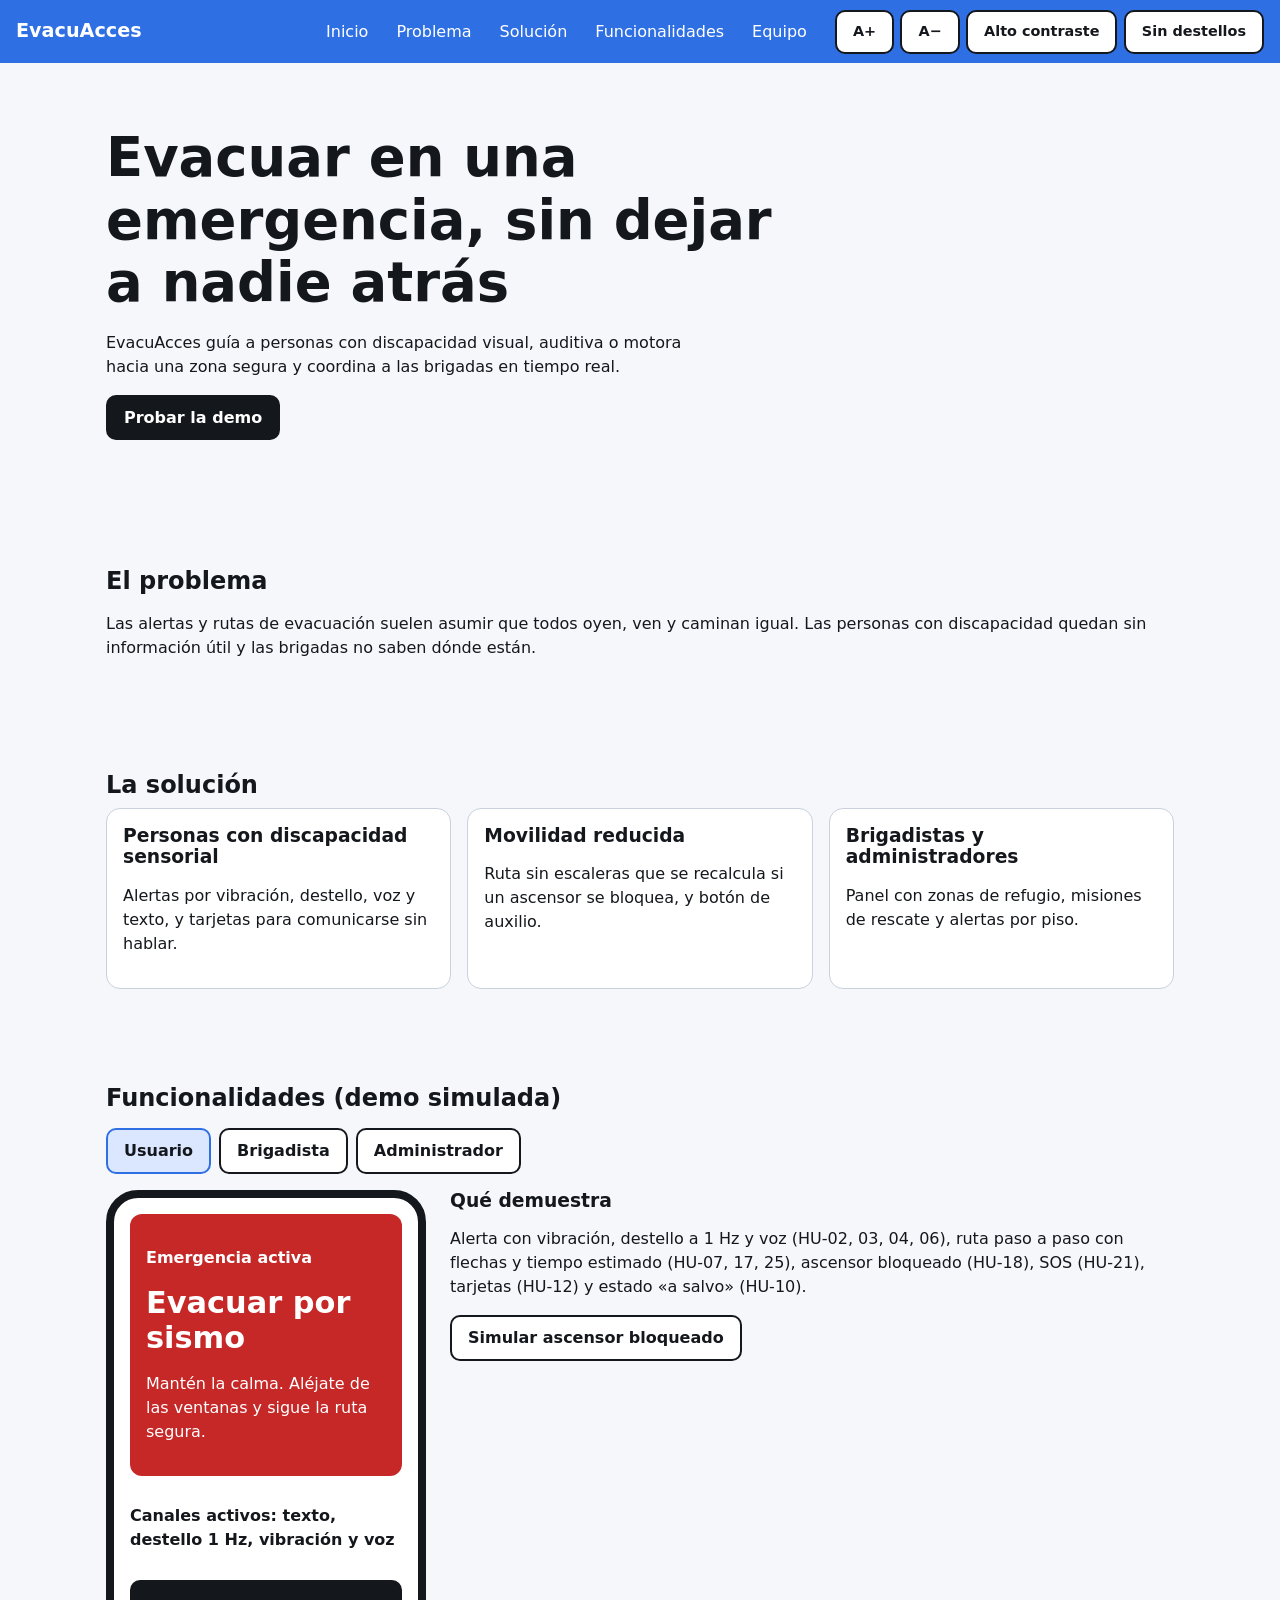
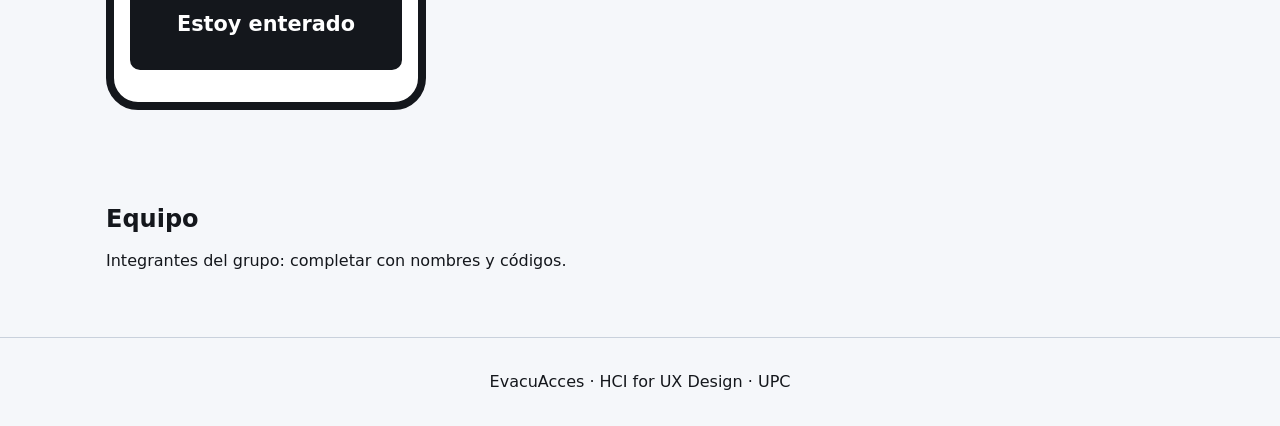
<file: index.html>
<!DOCTYPE html><html lang="es"><head><meta charset="UTF-8"><meta http-equiv="refresh" content="0; url=pages/index.html"><title>EvacuAcces</title></head><body><a href="pages/index.html">Ir a la landing</a></body></html>
</file>
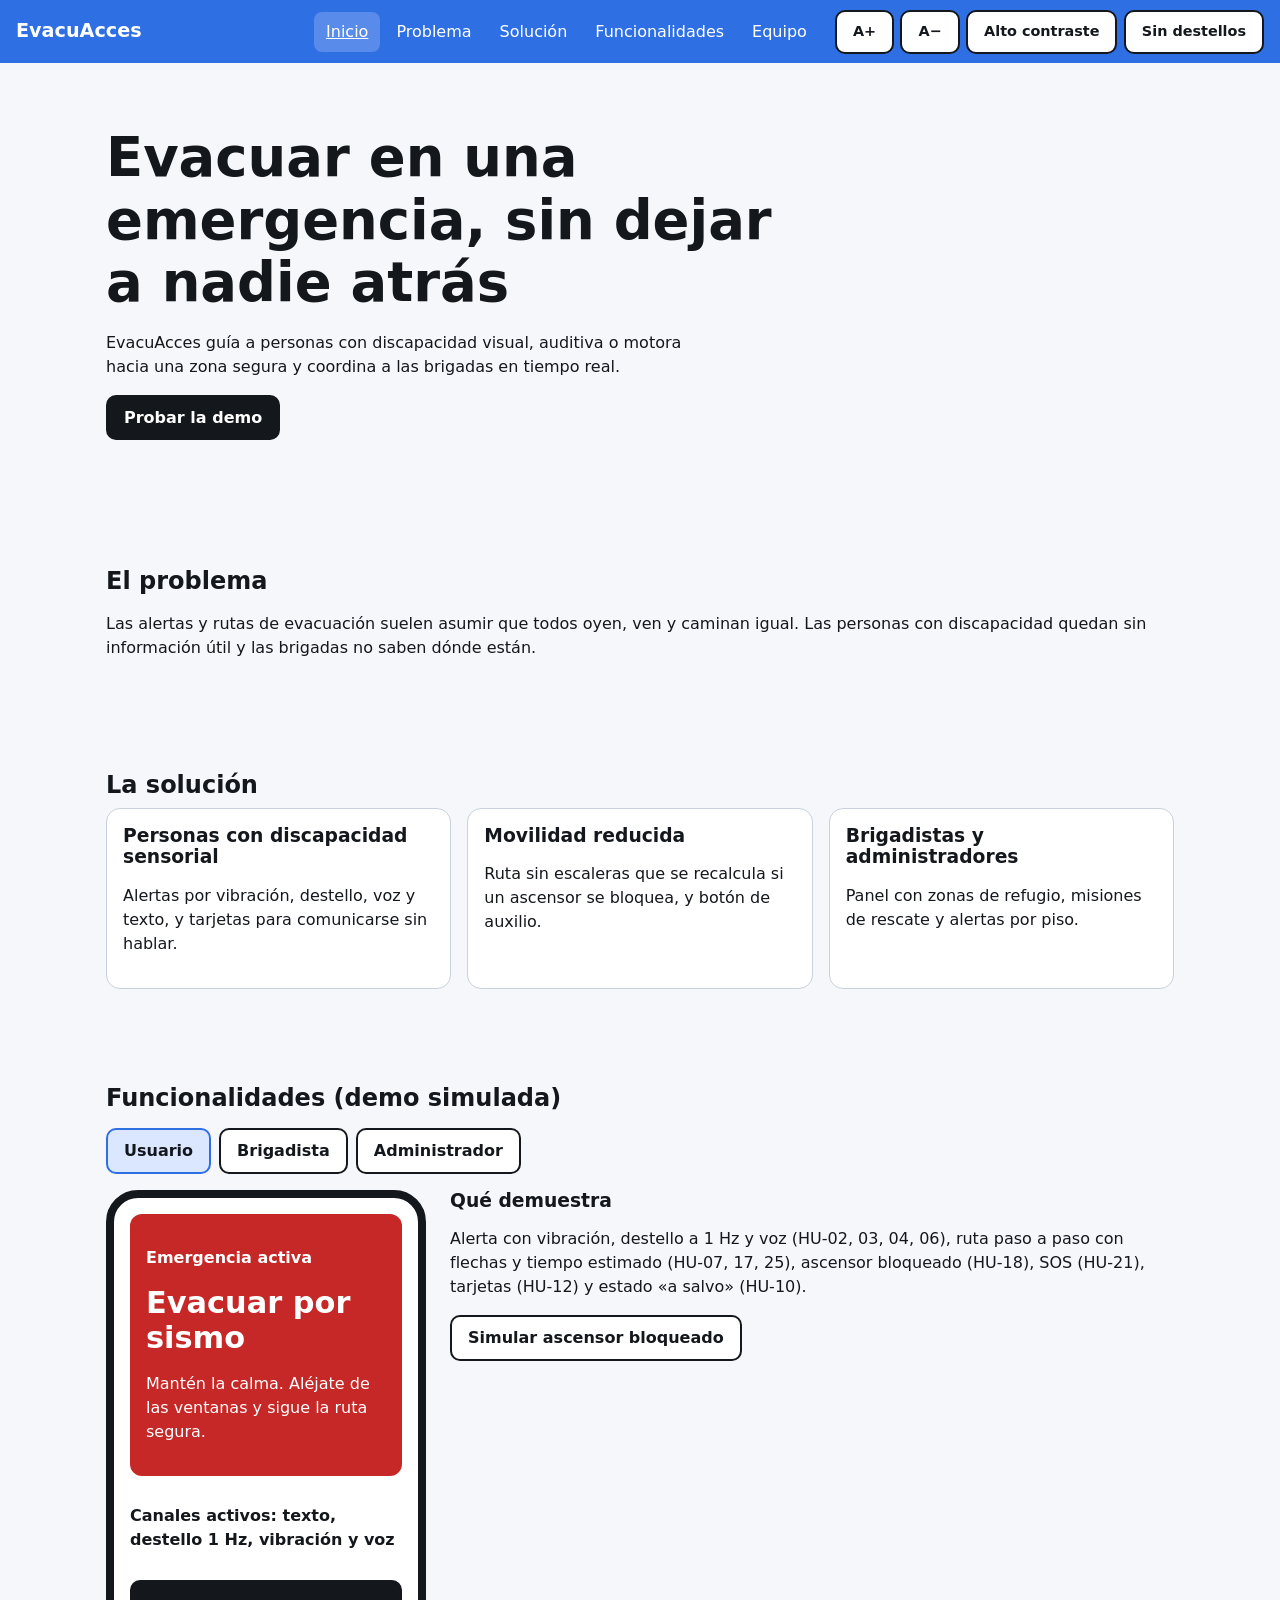
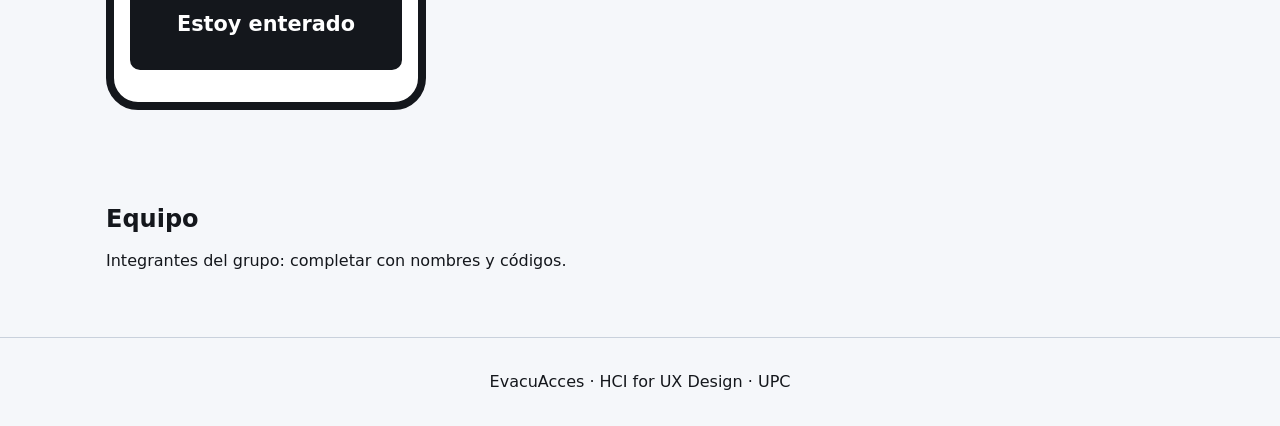
<file: pages/index.html>
<!DOCTYPE html>
<html lang="es"><head><meta charset="UTF-8"><meta name="viewport" content="width=device-width, initial-scale=1">
<title>EvacuAcces – Evacuación accesible</title><link rel="stylesheet" href="../css/styles.css"></head>
<body>
<header><strong>EvacuAcces</strong>
<nav aria-label="Principal"><a href="#inicio">Inicio</a><a href="#problema">Problema</a><a href="#solucion">Solución</a><a href="#funcionalidades">Funcionalidades</a><a href="#equipo">Equipo</a></nav>
<div class="tools" role="group" aria-label="Accesibilidad">
<button id="fmas" aria-label="Aumentar texto">A+</button><button id="fmenos" aria-label="Reducir texto">A−</button>
<button id="btnHc" aria-pressed="false" data-hu="05">Alto contraste</button><button id="btnCalm" aria-pressed="false" data-hu="05">Sin destellos</button></div></header>
<main>
<section id="inicio" class="hero"><h1>Evacuar en una emergencia, sin dejar a nadie atrás</h1>
<p>EvacuAcces guía a personas con discapacidad visual, auditiva o motora hacia una zona segura y coordina a las brigadas en tiempo real.</p>
<p><a class="btn pri" href="#funcionalidades" style="display:inline-block;text-decoration:none;background:var(--ink);color:#fff">Probar la demo</a></p></section>
<section id="problema"><h2>El problema</h2><p>Las alertas y rutas de evacuación suelen asumir que todos oyen, ven y caminan igual. Las personas con discapacidad quedan sin información útil y las brigadas no saben dónde están.</p></section>
<section id="solucion"><h2>La solución</h2><div class="grid">
<article class="card"><h3>Personas con discapacidad sensorial</h3><p>Alertas por vibración, destello, voz y texto, y tarjetas para comunicarse sin hablar.</p></article>
<article class="card"><h3>Movilidad reducida</h3><p>Ruta sin escaleras que se recalcula si un ascensor se bloquea, y botón de auxilio.</p></article>
<article class="card"><h3>Brigadistas y administradores</h3><p>Panel con zonas de refugio, misiones de rescate y alertas por piso.</p></article></div></section>
<section id="funcionalidades"><h2>Funcionalidades (demo simulada)</h2>
<div class="tabs" role="tablist" aria-label="Perfiles">
<button role="tab" id="t-user" aria-selected="true" aria-controls="p-user" class="sel">Usuario</button>
<button role="tab" id="t-brig" aria-selected="false" aria-controls="p-brig">Brigadista</button>
<button role="tab" id="t-admin" aria-selected="false" aria-controls="p-admin">Administrador</button></div>

<div class="panel" id="p-user" role="tabpanel" aria-labelledby="t-user"><div class="demo">
<div class="phone" aria-label="Simulador de celular">
<div class="screen" id="s0"><div class="alert" id="alertBox"><p><b>Emergencia activa</b></p><h3>Evacuar por sismo</h3><p>Mantén la calma. Aléjate de las ventanas y sigue la ruta segura.</p></div>
<p id="canales" class="live"></p><button class="pri" id="enterado" data-hu="06" style="min-height:90px;font-size:1.3rem">Estoy enterado</button></div>
<div class="screen" id="s1" hidden><h3>Ruta de evacuación</h3><p id="liftMsg" class="bad" data-hu="18" hidden>Ascensor bloqueado: ruta sin escaleras recalculada.</p>
<div class="arrow" id="arrow" data-hu="07" aria-hidden="true">↑</div><p class="big" id="stepTxt"></p>
<label>Mi ritmo <select id="ritmo" data-hu="25"><option value="0.5">Lento</option><option value="1" selected>Normal</option></select></label>
<p id="eta" data-hu="25"></p><button id="repetir" data-hu="04">Repetir por voz</button><button id="next" class="pri" data-hu="17">Siguiente paso</button>
<button class="sos" id="sos" data-hu="21">SOS – Solicitar rescate</button><button id="goCom" data-hu="12">Comunicar necesidad</button><p id="sosMsg" class="live" aria-live="polite"></p></div>
<div class="screen" id="s2" hidden><h3>Comunica lo que necesitas</h3><div class="cards3" data-hu="12">
<button>Hay humo</button><button>Tengo dolor</button><button>No puedo caminar</button><button>Me falta el aire</button><button>Necesito agua</button><button>Estoy atrapado</button></div>
<p id="comMsg" class="live" aria-live="polite" data-hu="27"></p><button id="back1">Volver a la ruta</button></div>
<div class="screen" id="s3" hidden><div class="card ok"><h3>Estás a salvo</h3><p>Llegaste al Patio norte. La alerta se detuvo y la brigada ya lo sabe.</p></div><button id="reset" class="pri">Reiniciar demo</button></div></div>
<div><h3>Qué demuestra</h3><p>Alerta con vibración, destello a 1 Hz y voz (HU-02, 03, 04, 06), ruta paso a paso con flechas y tiempo estimado (HU-07, 17, 25), ascensor bloqueado (HU-18), SOS (HU-21), tarjetas (HU-12) y estado «a salvo» (HU-10).</p>
<button id="bloq" data-hu="18">Simular ascensor bloqueado</button></div></div></div>

<div class="panel" id="p-brig" role="tabpanel" aria-labelledby="t-brig" hidden><div class="demo"><div class="card" style="min-width:0">
<h3>Misiones de rescate</h3><ul id="misiones" style="list-style:none;padding:0;display:grid;gap:.5rem" data-hu="34"></ul></div>
<div class="card"><h3 id="mTit">Selecciona una misión</h3><p id="mDet" data-hu="36"></p><p id="mPauta" data-hu="43"></p><button class="pri" id="rescatado" data-hu="37" hidden>Marcar como rescatado</button><p id="mMsg" class="live" aria-live="polite"></p></div></div></div>

<div class="panel" id="p-admin" role="tabpanel" aria-labelledby="t-admin" hidden>
<div class="stats" data-hu="31"><div><b id="nRiesgo">3</b>En riesgo</div><div><b id="nMov">12</b>Evacuando</div><div><b id="nRef">5</b>En refugio</div><div><b id="nEva">45</b>Evacuados</div></div>
<div class="grid" style="margin-top:1rem"><div class="card" data-hu="33"><h3>Disparo de alertas</h3>
<fieldset><legend>Alcance</legend><label><input type="radio" name="al" value="todo" checked> Todo el edificio</label> <label><input type="radio" name="al" value="p3"> Piso 3</label></fieldset>
<label>Mensaje<br><textarea id="msg" maxlength="240" rows="3" style="width:100%">Evacuación inmediata hacia las zonas seguras.</textarea></label>
<button class="pri" id="emitir">Confirmar y emitir alerta</button><p id="aMsg" class="live" aria-live="polite"></p></div>
<div class="card" data-hu="39"><h3>Zonas de refugio</h3><p>Refugio A: <b id="rA">Despejado</b> <button id="tA">Cambiar estado</button></p><p>Refugio B: <b id="rB">Despejado</b> <button id="tB">Cambiar estado</button></p>
<button id="piso" data-hu="47">Marcar piso 3 evacuado</button><p id="pMsg" class="live" aria-live="polite"></p></div></div></div>
</section>
<section id="equipo"><h2>Equipo</h2><p>Integrantes del grupo: completar con nombres y códigos.</p></section>
</main><footer>EvacuAcces · HCI for UX Design · UPC</footer>
<script src="../js/main.js"></script></body></html>
</file>
<file: css/styles.css>
/* Colores provisionales: reemplazar por la guía de estilos del Figma (4.1) */
:root{--blue:#2f6fe4;--ink:#14171c;--bg:#f5f7fa;--card:#fff;--line:#c9d1dc;--ok:#157347;--warn:#c62828;--hc:#ffd600;--fs:16px}
*{box-sizing:border-box}html{font-size:var(--fs);scroll-behavior:smooth}
body{margin:0;font-family:Inter,system-ui,Arial,sans-serif;color:var(--ink);background:var(--bg);line-height:1.5}
h1,h2,h3{font-family:"Space Grotesk",Inter,system-ui,sans-serif;line-height:1.15;margin:0 0 .5rem}
:focus-visible{outline:3px solid var(--ink);outline-offset:2px;box-shadow:0 0 0 5px var(--hc)}
header{position:sticky;top:0;z-index:5;background:var(--blue);color:#fff;display:flex;align-items:center;gap:1rem;padding:.6rem 1rem;flex-wrap:wrap}
header strong{font-size:1.2rem;margin-right:auto}nav{display:flex;gap:.25rem;flex-wrap:wrap}
nav a{color:#fff;padding:.5rem .75rem;border-radius:8px;text-decoration:none}nav a:hover,nav a.on{background:rgba(255,255,255,.2);text-decoration:underline}
.tools{display:flex;gap:.4rem}.tools button{font-size:.9rem}
button,.btn{min-height:44px;padding:.55rem 1rem;border:2px solid var(--ink);border-radius:10px;background:var(--card);color:var(--ink);font:inherit;font-weight:700;cursor:pointer}
button.pri{background:var(--ink);color:#fff}button.sos{background:var(--warn);border-color:var(--warn);color:#fff}
button[aria-pressed=true],button.sel{background:#dbe7ff;border-color:var(--blue);color:#14171c}
section{max-width:1100px;margin:auto;padding:3rem 1rem}
.hero{padding:4rem 1rem}.hero h1{font-size:clamp(2rem,5vw,3.4rem);max-width:18ch}.hero p{max-width:60ch}
.grid{display:grid;grid-template-columns:repeat(auto-fit,minmax(240px,1fr));gap:1rem}
.card{background:var(--card);border:1px solid var(--line);border-radius:14px;padding:1rem}
.tabs{display:flex;gap:.5rem;flex-wrap:wrap;margin:1rem 0}
.panel[hidden]{display:none}.demo{display:grid;grid-template-columns:minmax(260px,320px) 1fr;gap:1.5rem;align-items:start}
.phone{border:8px solid var(--ink);border-radius:32px;background:#fff;min-height:520px;overflow:hidden;display:flex;flex-direction:column}
.screen{padding:1rem;display:flex;flex-direction:column;gap:.75rem;flex:1}.screen[hidden]{display:none}
.alert{background:var(--warn);color:#fff;border-radius:12px;padding:1rem}.alert h3{font-size:1.9rem}
.strobe{animation:st 1s steps(1) infinite}@keyframes st{50%{background:#7f1111}}
.arrow{font-size:5rem;text-align:center;line-height:1}.big{font-size:1.5rem;font-weight:800}
.cards3{display:grid;grid-template-columns:1fr 1fr;gap:.5rem}.cards3 button{min-height:80px}
.stats{display:grid;grid-template-columns:repeat(4,1fr);gap:.5rem}.stats div{background:var(--card);border:1px solid var(--line);border-radius:10px;padding:.5rem;text-align:center}.stats b{display:block;font-size:1.6rem}
.live{min-height:1.5rem;font-weight:700}.ok{color:var(--ok)}.bad{color:var(--warn)}
.hc{--bg:#000;--card:#000;--ink:#ffd600;--line:#ffd600;--blue:#000;--ok:#ffd600;--warn:#ffd600}
.hc header{border-bottom:2px solid var(--hc)}.hc button.pri,.hc .alert{background:var(--hc);color:#000}.hc .phone{background:#000}
.hc :focus-visible{outline-color:#fff}
.calm *{animation:none!important;transition:none!important;scroll-behavior:auto!important}
@media(prefers-reduced-motion:reduce){*{animation:none!important;scroll-behavior:auto!important}}
@media(max-width:760px){.demo{grid-template-columns:1fr}.stats{grid-template-columns:1fr 1fr}nav{width:100%}}
footer{text-align:center;padding:2rem 1rem;border-top:1px solid var(--line)}
</file>
